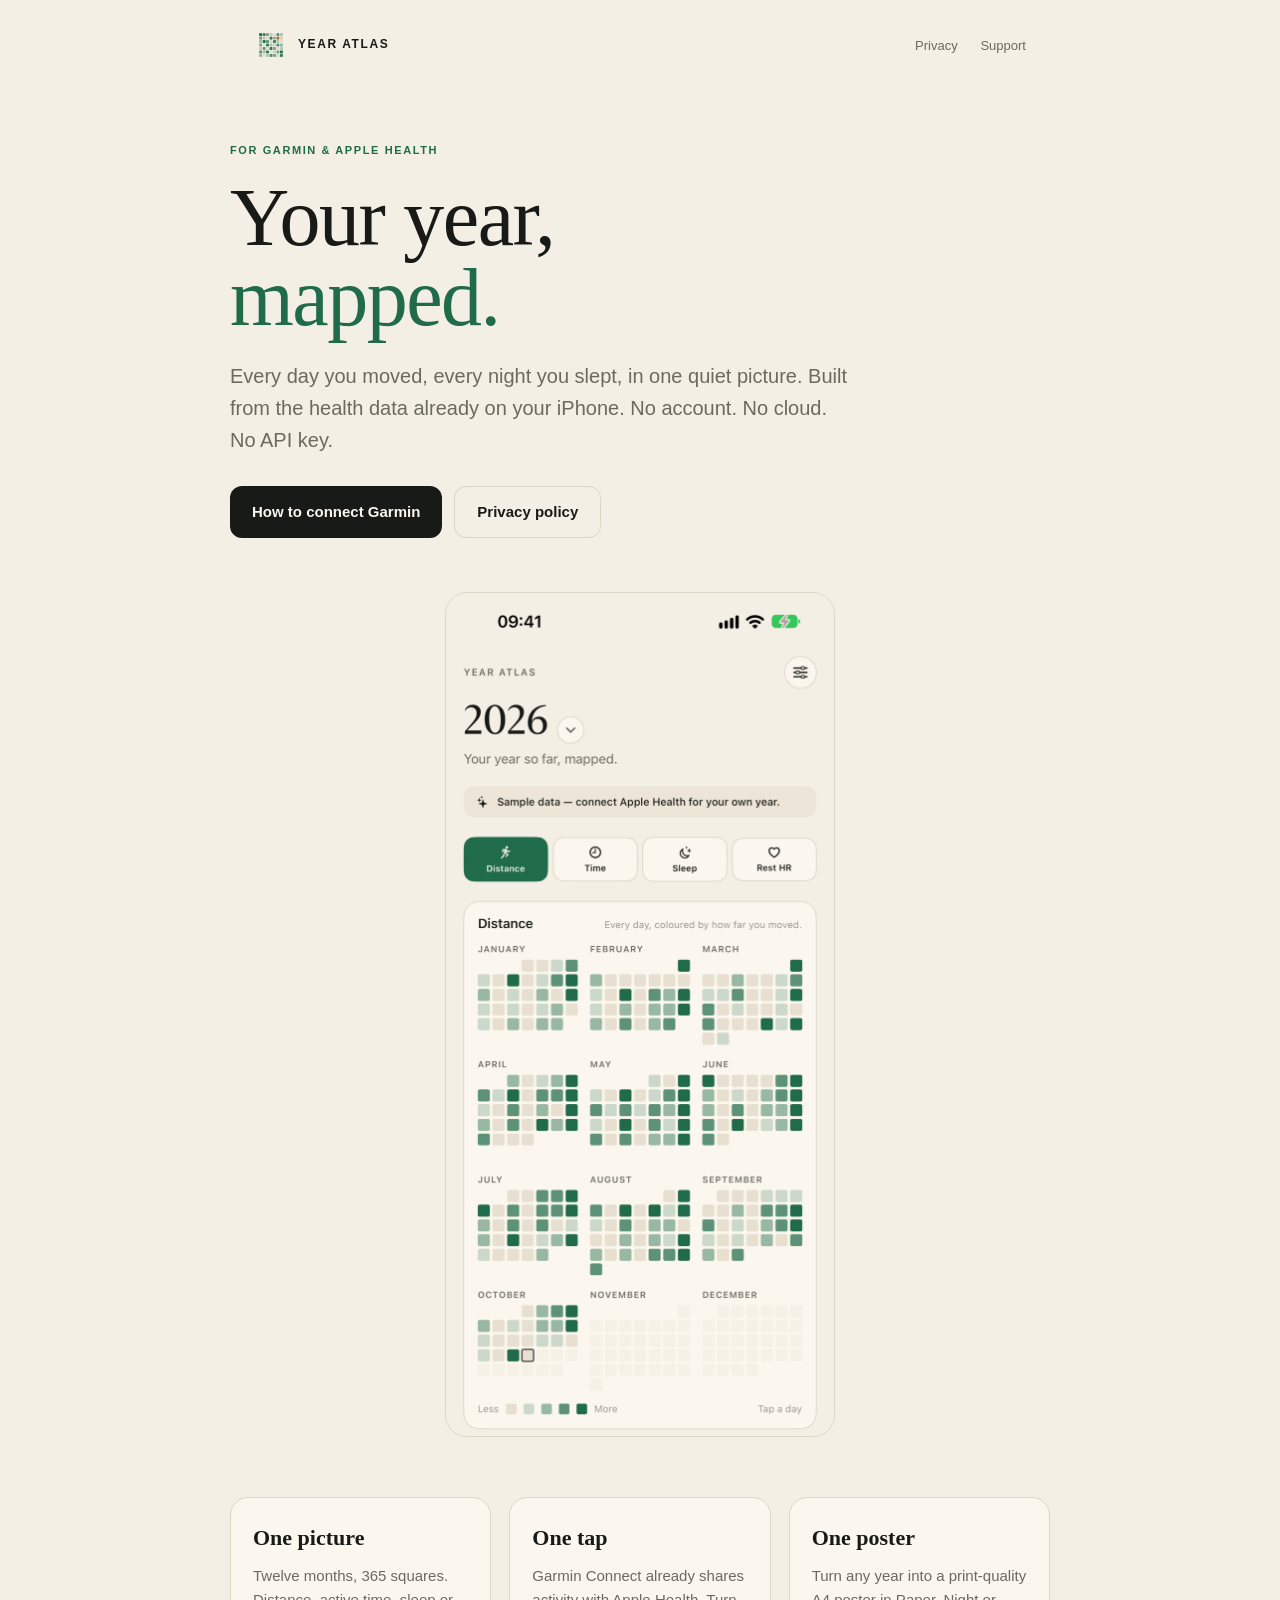
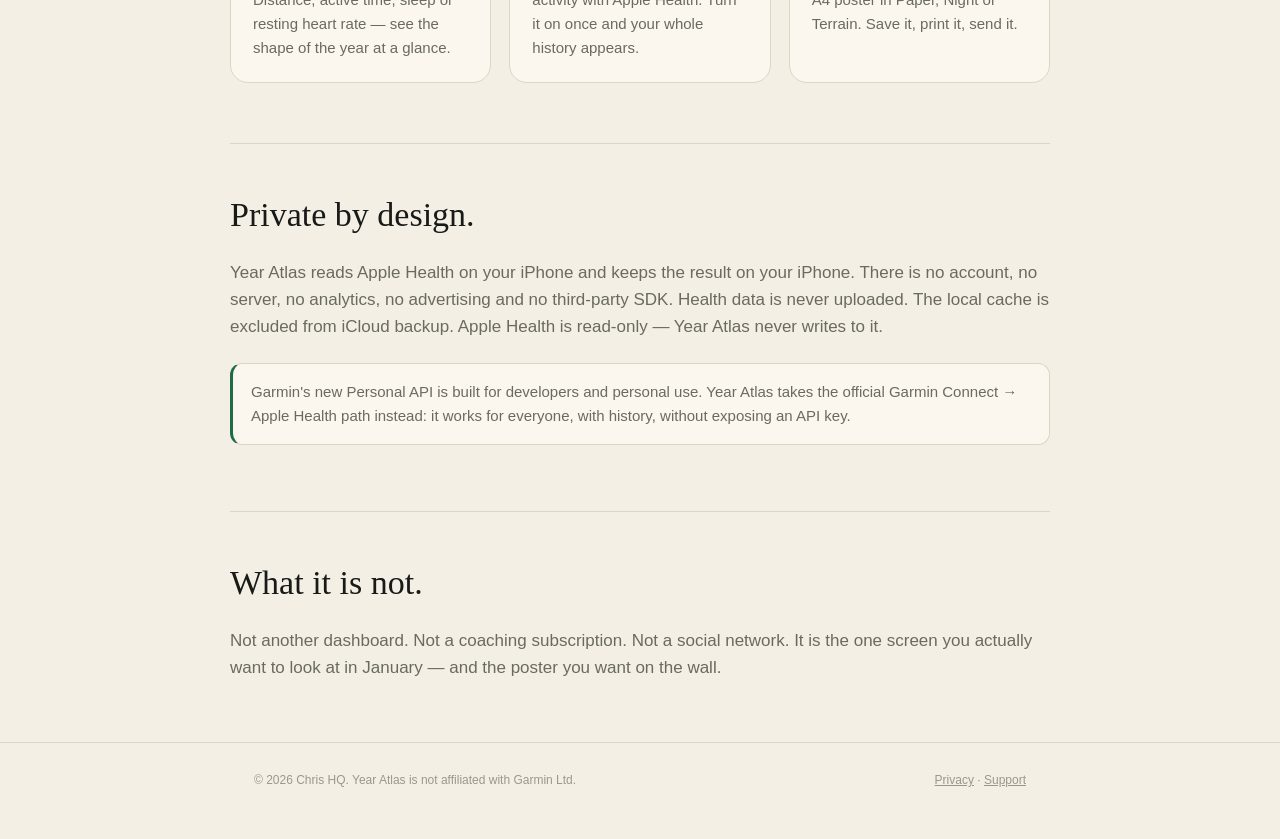
<file: index.html>
<!doctype html>
<html lang="en">
<head>
<meta charset="utf-8">
<meta name="viewport" content="width=device-width, initial-scale=1">
<title>Year Atlas — your year of movement, mapped</title>
<meta name="description" content="Year Atlas turns a year of Garmin or Apple Health activity into one quiet, beautiful picture. Private by design. No account, no cloud.">
<link rel="icon" href="icon.png">
<link rel="stylesheet" href="styles.css">
</head>
<body>
<header class="site">
  <div class="wrap">
    <a class="brand" href="./"><img src="icon.png" alt=""><span>Year Atlas</span></a>
    <nav>
      <a href="privacy/">Privacy</a>
      <a href="support/">Support</a>
    </nav>
  </div>
</header>

<main>
  <section class="hero wrap">
    <p class="kicker">For Garmin &amp; Apple Health</p>
    <h1>Your year,<br><em>mapped.</em></h1>
    <p class="lede">Every day you moved, every night you slept, in one quiet picture. Built from the health data already on your iPhone. No account. No cloud. No API key.</p>
    <div class="actions">
      <a class="button" href="support/#garmin">How to connect Garmin</a>
      <a class="button secondary" href="privacy/">Privacy policy</a>
    </div>
    <div class="shot-wrap">
      <img class="shot" src="screenshot-home.png" alt="Year Atlas home screen showing a year of activity as a green heatmap.">
    </div>
  </section>

  <section class="wrap grid">
    <div class="card">
      <h3>One picture</h3>
      <p>Twelve months, 365 squares. Distance, active time, sleep or resting heart rate — see the shape of the year at a glance.</p>
    </div>
    <div class="card">
      <h3>One tap</h3>
      <p>Garmin Connect already shares activity with Apple Health. Turn it on once and your whole history appears.</p>
    </div>
    <div class="card">
      <h3>One poster</h3>
      <p>Turn any year into a print-quality A4 poster in Paper, Night or Terrain. Save it, print it, send it.</p>
    </div>
  </section>

  <section class="section wrap">
    <h2>Private by design.</h2>
    <p>Year Atlas reads Apple Health on your iPhone and keeps the result on your iPhone. There is no account, no server, no analytics, no advertising and no third-party SDK. Health data is never uploaded. The local cache is excluded from iCloud backup. Apple Health is read-only — Year Atlas never writes to it.</p>
    <div class="callout">Garmin's new Personal API is built for developers and personal use. Year Atlas takes the official Garmin Connect → Apple Health path instead: it works for everyone, with history, without exposing an API key.</div>
  </section>

  <section class="section wrap">
    <h2>What it is not.</h2>
    <p>Not another dashboard. Not a coaching subscription. Not a social network. It is the one screen you actually want to look at in January — and the poster you want on the wall.</p>
  </section>
</main>

<footer class="site">
  <div class="wrap">
    <span>© 2026 Chris HQ. Year Atlas is not affiliated with Garmin Ltd.</span>
    <span><a href="privacy/">Privacy</a> · <a href="support/">Support</a></span>
  </div>
</footer>
</body>
</html>
</file>
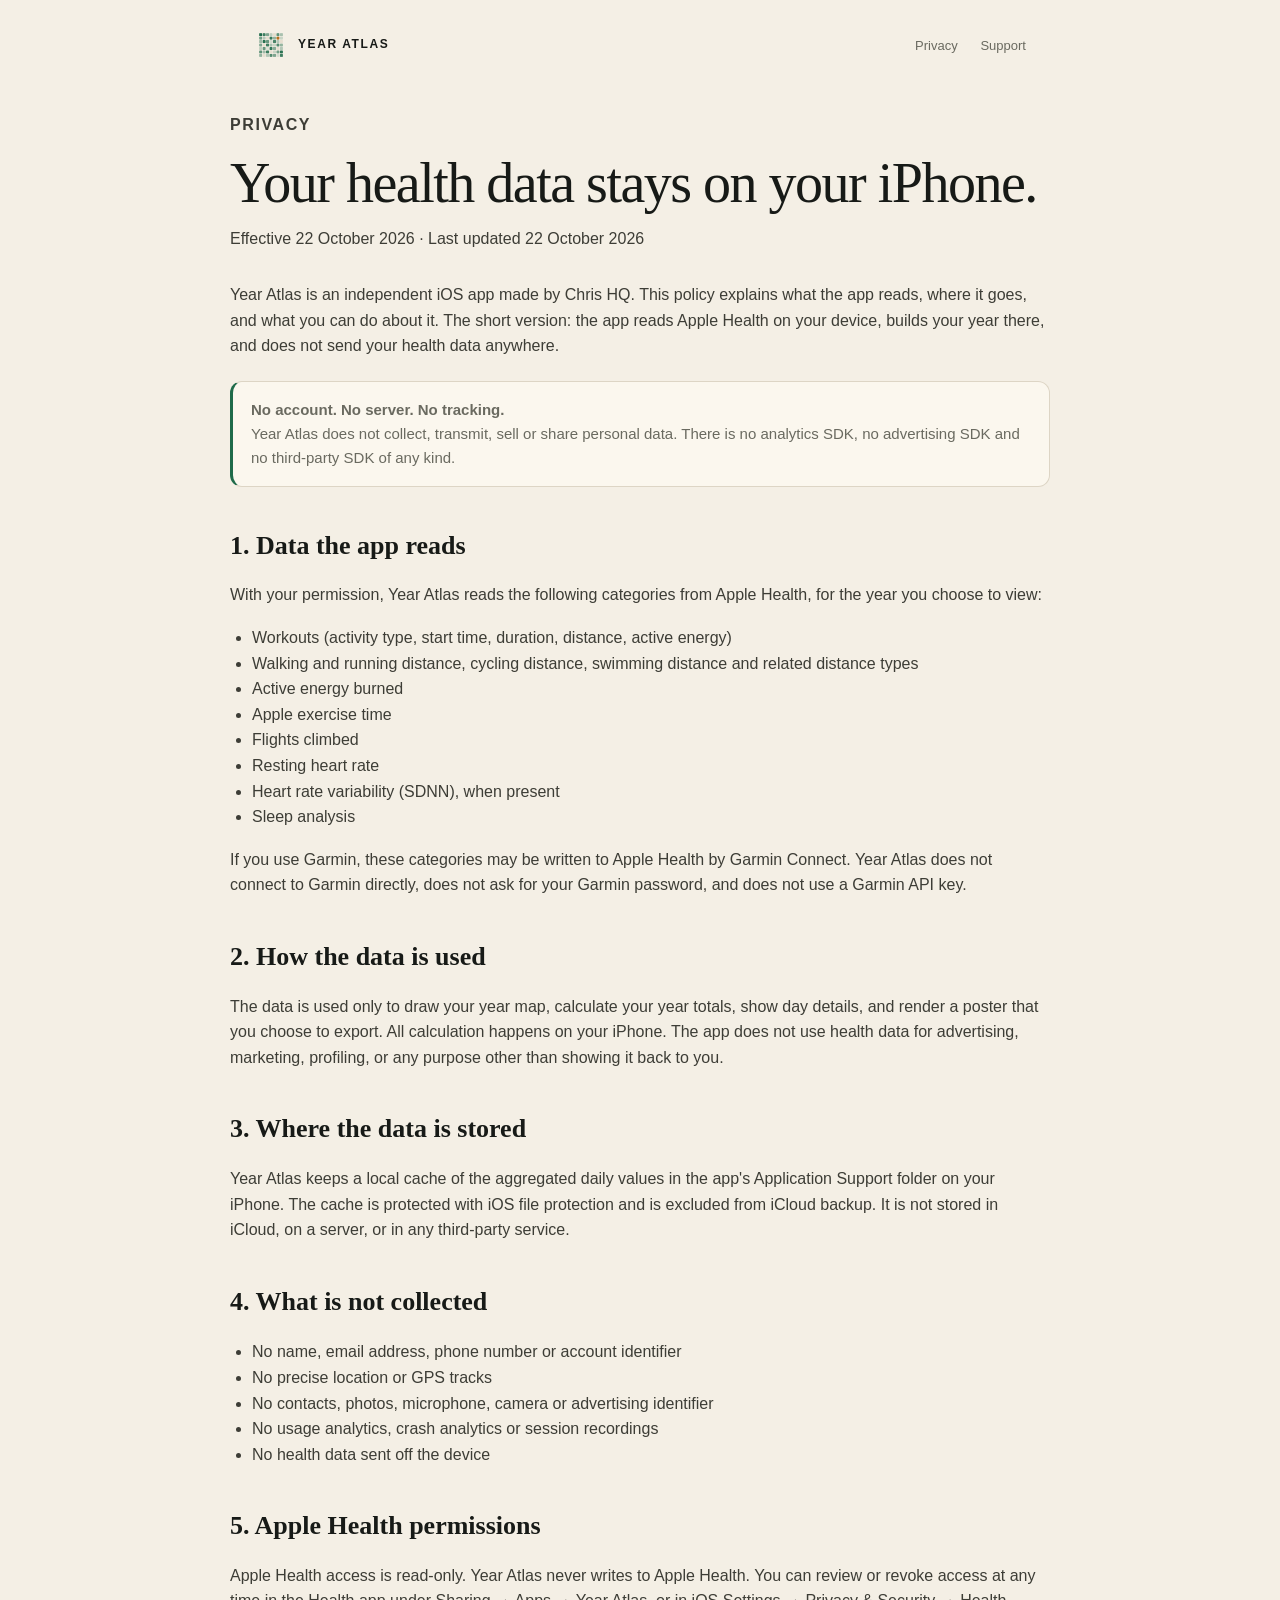
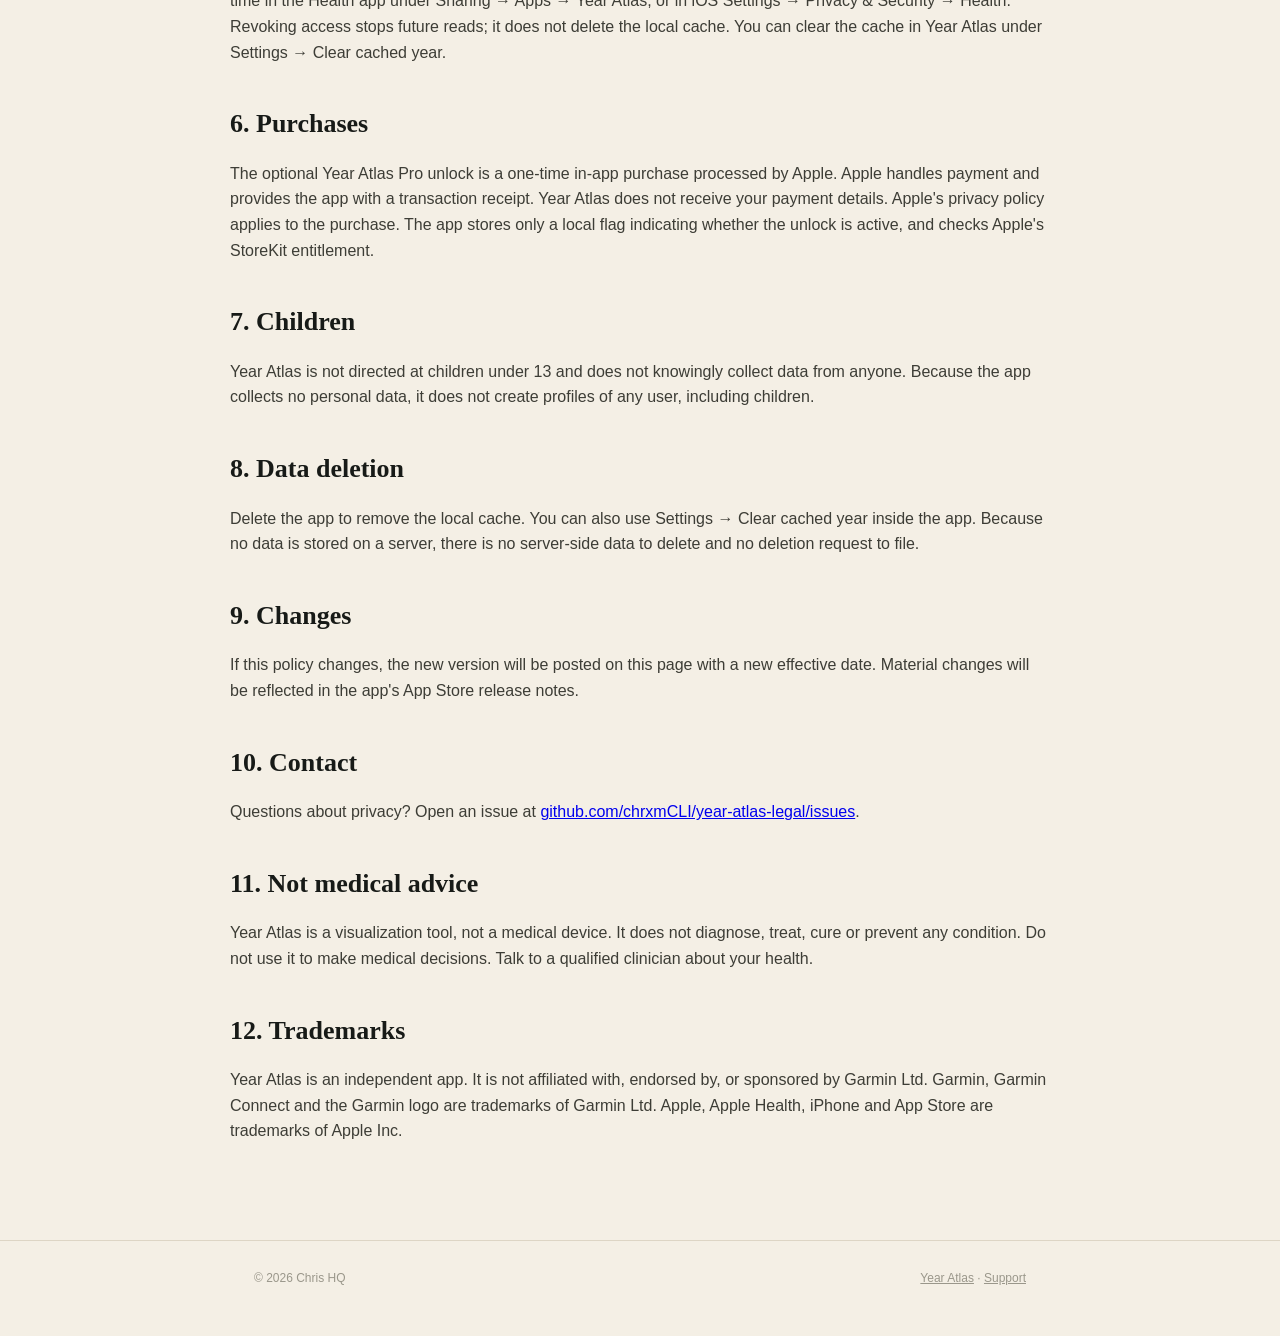
<file: privacy/index.html>
<!doctype html>
<html lang="en">
<head>
<meta charset="utf-8">
<meta name="viewport" content="width=device-width, initial-scale=1">
<title>Privacy Policy — Year Atlas</title>
<meta name="description" content="Year Atlas privacy policy: health data stays on your iPhone. No account, no server, no tracking.">
<link rel="icon" href="../icon.png">
<link rel="stylesheet" href="../styles.css">
</head>
<body>
<header class="site">
  <div class="wrap">
    <a class="brand" href="../"><img src="../icon.png" alt=""><span>Year Atlas</span></a>
    <nav>
      <a href="../privacy/">Privacy</a>
      <a href="../support/">Support</a>
    </nav>
  </div>
</header>

<main class="legal wrap">
  <p class="kicker">Privacy</p>
  <h1>Your health data stays on your iPhone.</h1>
  <p class="meta">Effective 22 October 2026 · Last updated 22 October 2026</p>

  <p>Year Atlas is an independent iOS app made by Chris HQ. This policy explains what the app reads, where it goes, and what you can do about it. The short version: the app reads Apple Health on your device, builds your year there, and does not send your health data anywhere.</p>

  <div class="callout">
    <strong>No account. No server. No tracking.</strong><br>
    Year Atlas does not collect, transmit, sell or share personal data. There is no analytics SDK, no advertising SDK and no third-party SDK of any kind.
  </div>

  <h2>1. Data the app reads</h2>
  <p>With your permission, Year Atlas reads the following categories from Apple Health, for the year you choose to view:</p>
  <ul>
    <li>Workouts (activity type, start time, duration, distance, active energy)</li>
    <li>Walking and running distance, cycling distance, swimming distance and related distance types</li>
    <li>Active energy burned</li>
    <li>Apple exercise time</li>
    <li>Flights climbed</li>
    <li>Resting heart rate</li>
    <li>Heart rate variability (SDNN), when present</li>
    <li>Sleep analysis</li>
  </ul>
  <p>If you use Garmin, these categories may be written to Apple Health by Garmin Connect. Year Atlas does not connect to Garmin directly, does not ask for your Garmin password, and does not use a Garmin API key.</p>

  <h2>2. How the data is used</h2>
  <p>The data is used only to draw your year map, calculate your year totals, show day details, and render a poster that you choose to export. All calculation happens on your iPhone. The app does not use health data for advertising, marketing, profiling, or any purpose other than showing it back to you.</p>

  <h2>3. Where the data is stored</h2>
  <p>Year Atlas keeps a local cache of the aggregated daily values in the app's Application Support folder on your iPhone. The cache is protected with iOS file protection and is excluded from iCloud backup. It is not stored in iCloud, on a server, or in any third-party service.</p>

  <h2>4. What is not collected</h2>
  <ul>
    <li>No name, email address, phone number or account identifier</li>
    <li>No precise location or GPS tracks</li>
    <li>No contacts, photos, microphone, camera or advertising identifier</li>
    <li>No usage analytics, crash analytics or session recordings</li>
    <li>No health data sent off the device</li>
  </ul>

  <h2>5. Apple Health permissions</h2>
  <p>Apple Health access is read-only. Year Atlas never writes to Apple Health. You can review or revoke access at any time in the Health app under Sharing → Apps → Year Atlas, or in iOS Settings → Privacy &amp; Security → Health. Revoking access stops future reads; it does not delete the local cache. You can clear the cache in Year Atlas under Settings → Clear cached year.</p>

  <h2>6. Purchases</h2>
  <p>The optional Year Atlas Pro unlock is a one-time in-app purchase processed by Apple. Apple handles payment and provides the app with a transaction receipt. Year Atlas does not receive your payment details. Apple's privacy policy applies to the purchase. The app stores only a local flag indicating whether the unlock is active, and checks Apple's StoreKit entitlement.</p>

  <h2>7. Children</h2>
  <p>Year Atlas is not directed at children under 13 and does not knowingly collect data from anyone. Because the app collects no personal data, it does not create profiles of any user, including children.</p>

  <h2>8. Data deletion</h2>
  <p>Delete the app to remove the local cache. You can also use Settings → Clear cached year inside the app. Because no data is stored on a server, there is no server-side data to delete and no deletion request to file.</p>

  <h2>9. Changes</h2>
  <p>If this policy changes, the new version will be posted on this page with a new effective date. Material changes will be reflected in the app's App Store release notes.</p>

  <h2>10. Contact</h2>
  <p>Questions about privacy? Open an issue at <a href="https://github.com/chrxmCLI/year-atlas-legal/issues">github.com/chrxmCLI/year-atlas-legal/issues</a>.</p>

  <h2>11. Not medical advice</h2>
  <p>Year Atlas is a visualization tool, not a medical device. It does not diagnose, treat, cure or prevent any condition. Do not use it to make medical decisions. Talk to a qualified clinician about your health.</p>

  <h2>12. Trademarks</h2>
  <p>Year Atlas is an independent app. It is not affiliated with, endorsed by, or sponsored by Garmin Ltd. Garmin, Garmin Connect and the Garmin logo are trademarks of Garmin Ltd. Apple, Apple Health, iPhone and App Store are trademarks of Apple Inc.</p>
</main>

<footer class="site">
  <div class="wrap">
    <span>© 2026 Chris HQ</span>
    <span><a href="../">Year Atlas</a> · <a href="../support/">Support</a></span>
  </div>
</footer>
</body>
</html>
</file>
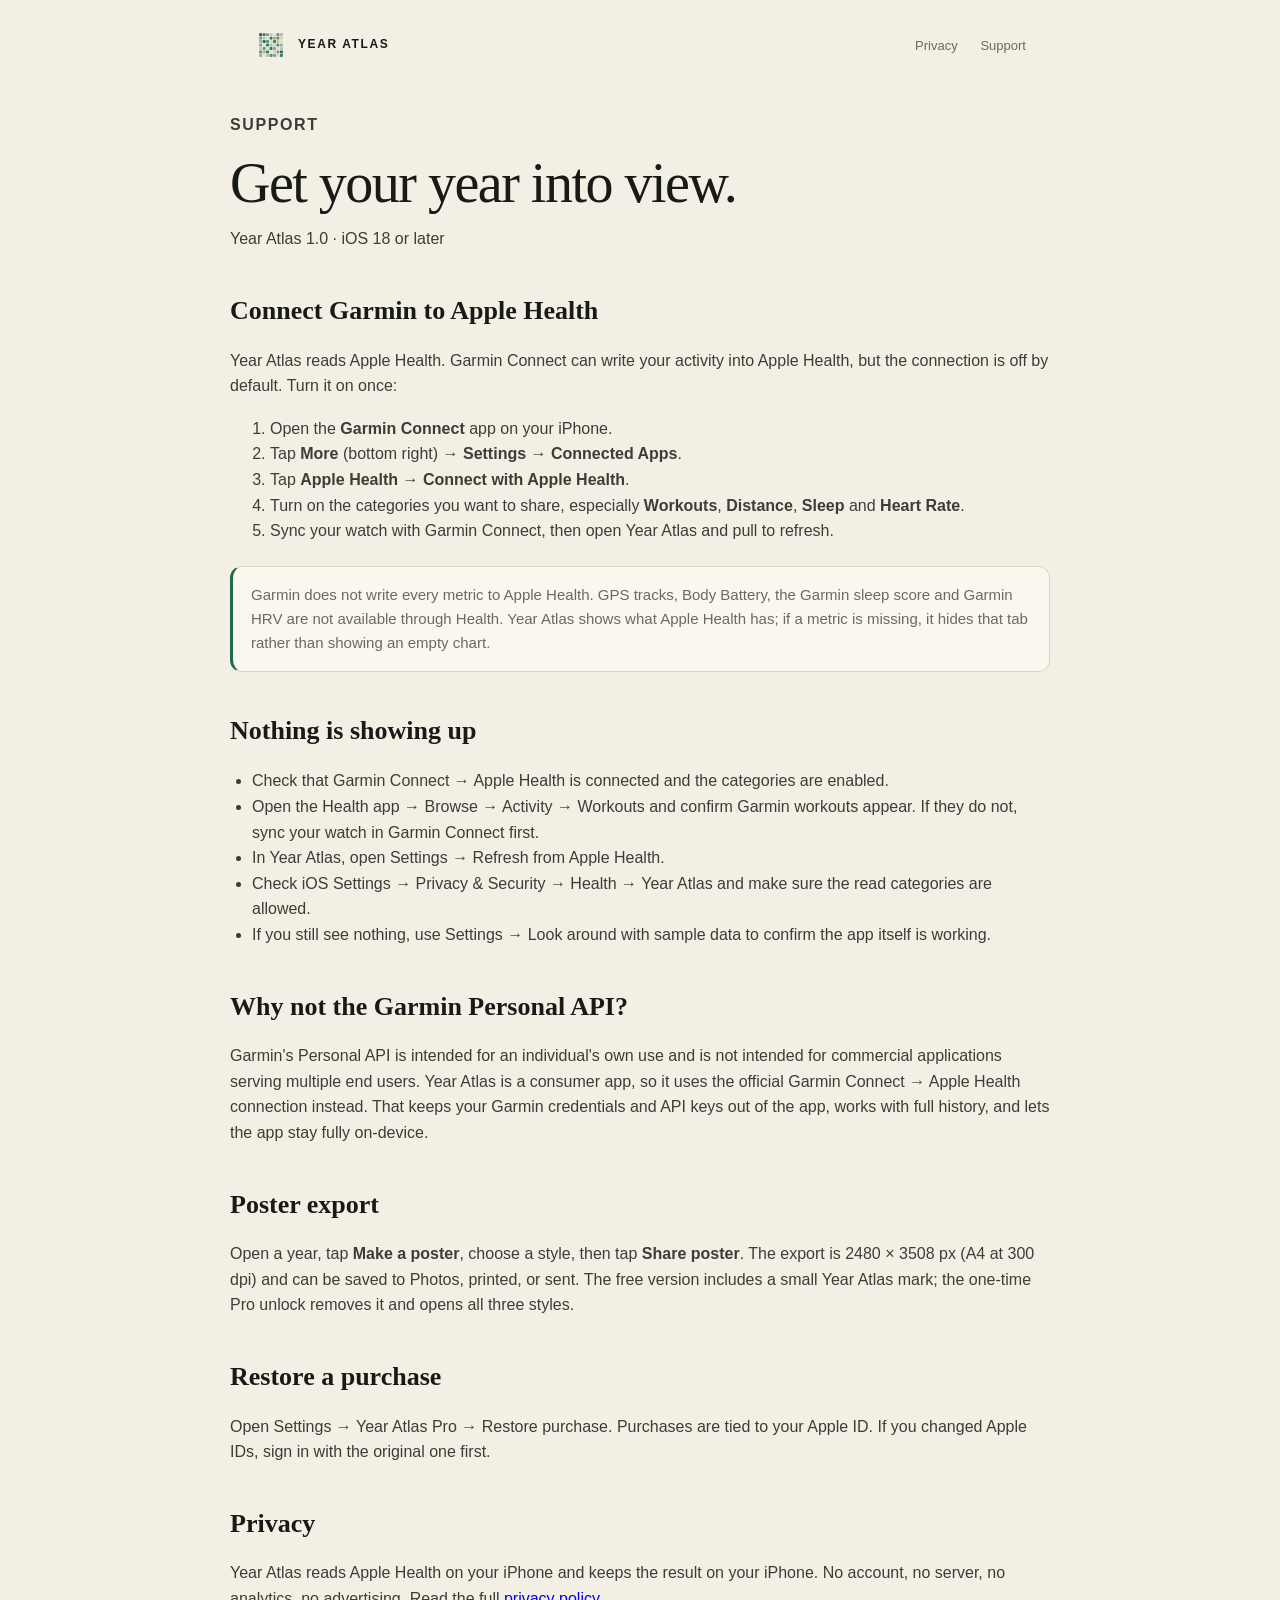
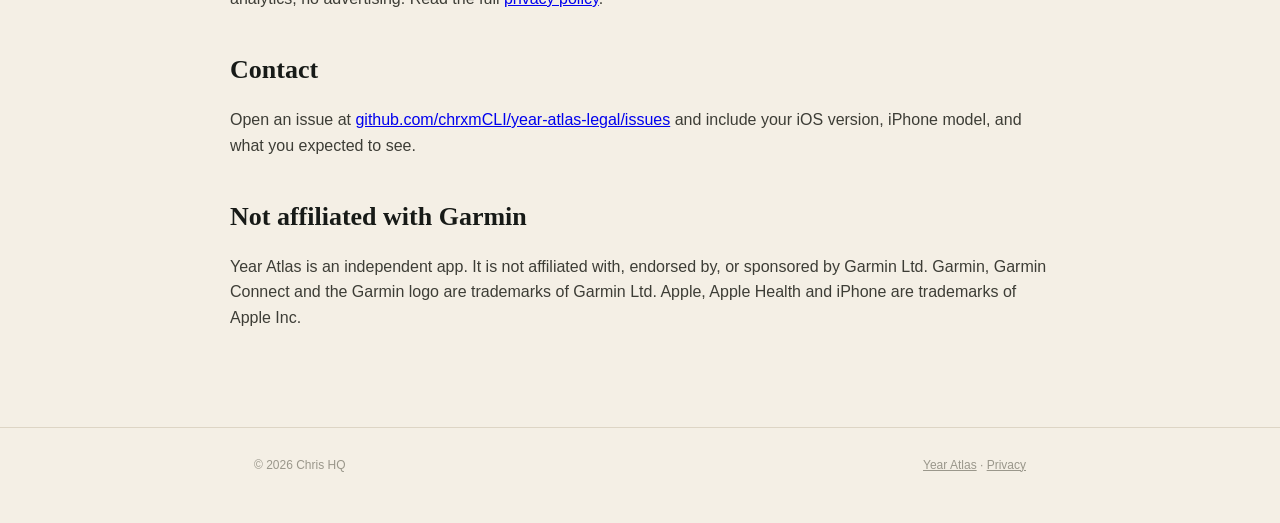
<file: support/index.html>
<!doctype html>
<html lang="en">
<head>
<meta charset="utf-8">
<meta name="viewport" content="width=device-width, initial-scale=1">
<title>Support — Year Atlas</title>
<meta name="description" content="How to connect Garmin to Apple Health, import your year, and get help with Year Atlas.">
<link rel="icon" href="../icon.png">
<link rel="stylesheet" href="../styles.css">
</head>
<body>
<header class="site">
  <div class="wrap">
    <a class="brand" href="../"><img src="../icon.png" alt=""><span>Year Atlas</span></a>
    <nav>
      <a href="../privacy/">Privacy</a>
      <a href="../support/">Support</a>
    </nav>
  </div>
</header>

<main class="legal wrap">
  <p class="kicker">Support</p>
  <h1>Get your year into view.</h1>
  <p class="meta">Year Atlas 1.0 · iOS 18 or later</p>

  <h2 id="garmin">Connect Garmin to Apple Health</h2>
  <p>Year Atlas reads Apple Health. Garmin Connect can write your activity into Apple Health, but the connection is off by default. Turn it on once:</p>
  <ol>
    <li>Open the <strong>Garmin Connect</strong> app on your iPhone.</li>
    <li>Tap <strong>More</strong> (bottom right) → <strong>Settings</strong> → <strong>Connected Apps</strong>.</li>
    <li>Tap <strong>Apple Health</strong> → <strong>Connect with Apple Health</strong>.</li>
    <li>Turn on the categories you want to share, especially <strong>Workouts</strong>, <strong>Distance</strong>, <strong>Sleep</strong> and <strong>Heart Rate</strong>.</li>
    <li>Sync your watch with Garmin Connect, then open Year Atlas and pull to refresh.</li>
  </ol>
  <div class="callout">Garmin does not write every metric to Apple Health. GPS tracks, Body Battery, the Garmin sleep score and Garmin HRV are not available through Health. Year Atlas shows what Apple Health has; if a metric is missing, it hides that tab rather than showing an empty chart.</div>

  <h2>Nothing is showing up</h2>
  <ul>
    <li>Check that Garmin Connect → Apple Health is connected and the categories are enabled.</li>
    <li>Open the Health app → Browse → Activity → Workouts and confirm Garmin workouts appear. If they do not, sync your watch in Garmin Connect first.</li>
    <li>In Year Atlas, open Settings → Refresh from Apple Health.</li>
    <li>Check iOS Settings → Privacy &amp; Security → Health → Year Atlas and make sure the read categories are allowed.</li>
    <li>If you still see nothing, use Settings → Look around with sample data to confirm the app itself is working.</li>
  </ul>

  <h2>Why not the Garmin Personal API?</h2>
  <p>Garmin's Personal API is intended for an individual's own use and is not intended for commercial applications serving multiple end users. Year Atlas is a consumer app, so it uses the official Garmin Connect → Apple Health connection instead. That keeps your Garmin credentials and API keys out of the app, works with full history, and lets the app stay fully on-device.</p>

  <h2>Poster export</h2>
  <p>Open a year, tap <strong>Make a poster</strong>, choose a style, then tap <strong>Share poster</strong>. The export is 2480 × 3508 px (A4 at 300 dpi) and can be saved to Photos, printed, or sent. The free version includes a small Year Atlas mark; the one-time Pro unlock removes it and opens all three styles.</p>

  <h2>Restore a purchase</h2>
  <p>Open Settings → Year Atlas Pro → Restore purchase. Purchases are tied to your Apple ID. If you changed Apple IDs, sign in with the original one first.</p>

  <h2>Privacy</h2>
  <p>Year Atlas reads Apple Health on your iPhone and keeps the result on your iPhone. No account, no server, no analytics, no advertising. Read the full <a href="../privacy/">privacy policy</a>.</p>

  <h2>Contact</h2>
  <p>Open an issue at <a href="https://github.com/chrxmCLI/year-atlas-legal/issues">github.com/chrxmCLI/year-atlas-legal/issues</a> and include your iOS version, iPhone model, and what you expected to see.</p>

  <h2>Not affiliated with Garmin</h2>
  <p>Year Atlas is an independent app. It is not affiliated with, endorsed by, or sponsored by Garmin Ltd. Garmin, Garmin Connect and the Garmin logo are trademarks of Garmin Ltd. Apple, Apple Health and iPhone are trademarks of Apple Inc.</p>
</main>

<footer class="site">
  <div class="wrap">
    <span>© 2026 Chris HQ</span>
    <span><a href="../">Year Atlas</a> · <a href="../privacy/">Privacy</a></span>
  </div>
</footer>
</body>
</html>
</file>
<file: styles.css>
:root {
  --paper: #f4efe5;
  --surface: #fbf7ee;
  --ink: #171a17;
  --muted: #6a6a60;
  --tertiary: #9a978b;
  --rule: #ddd5c5;
  --green: #1f6b4a;
  --rust: #a8462e;
  --serif: "New York", "Iowan Old Style", "Palatino Linotype", Palatino, Georgia, serif;
  --sans: -apple-system, BlinkMacSystemFont, "SF Pro Text", "Helvetica Neue", Arial, sans-serif;
  --mono: "SF Mono", ui-monospace, Menlo, monospace;
}

* { box-sizing: border-box; }

html { scroll-behavior: smooth; }

body {
  margin: 0;
  background: var(--paper);
  color: var(--ink);
  font-family: var(--sans);
  font-size: 17px;
  line-height: 1.6;
  -webkit-font-smoothing: antialiased;
}

.wrap {
  max-width: 820px;
  margin: 0 auto;
  padding: 0 24px;
}

header.site {
  padding: 28px 0 10px;
}

header.site .wrap {
  display: flex;
  align-items: center;
  justify-content: space-between;
  gap: 16px;
}

.brand {
  display: flex;
  align-items: center;
  gap: 10px;
  text-decoration: none;
  color: var(--ink);
}

.brand img {
  width: 34px;
  height: 34px;
  border-radius: 8px;
}

.brand span {
  font-size: 12px;
  font-weight: 600;
  letter-spacing: 1.6px;
  text-transform: uppercase;
}

nav a {
  color: var(--muted);
  text-decoration: none;
  font-size: 13px;
  margin-left: 18px;
}

nav a:hover { color: var(--ink); }

.hero {
  padding: 70px 0 40px;
}

.kicker {
  font-size: 11px;
  font-weight: 600;
  letter-spacing: 1.6px;
  text-transform: uppercase;
  color: var(--green);
  margin: 0 0 18px;
}

h1 {
  font-family: var(--serif);
  font-weight: 400;
  font-size: clamp(48px, 9vw, 82px);
  line-height: 0.98;
  letter-spacing: -1.5px;
  margin: 0 0 22px;
}

h1 em {
  font-style: normal;
  color: var(--green);
}

.lede {
  font-size: 20px;
  color: var(--muted);
  max-width: 620px;
  margin: 0 0 30px;
}

.actions {
  display: flex;
  flex-wrap: wrap;
  gap: 12px;
  margin-bottom: 54px;
}

.button {
  display: inline-flex;
  align-items: center;
  gap: 8px;
  background: var(--ink);
  color: var(--surface);
  text-decoration: none;
  padding: 13px 22px;
  border-radius: 12px;
  font-size: 15px;
  font-weight: 600;
}

.button.secondary {
  background: transparent;
  color: var(--ink);
  border: 1px solid var(--rule);
}

.shot {
  width: 100%;
  border-radius: 22px;
  border: 1px solid var(--rule);
  display: block;
  background: var(--surface);
}

.shot-wrap {
  max-width: 390px;
  margin: 0 auto;
}

.grid {
  display: grid;
  grid-template-columns: repeat(3, 1fr);
  gap: 18px;
  padding: 20px 0 60px;
}

.card {
  background: var(--surface);
  border: 1px solid var(--rule);
  border-radius: 18px;
  padding: 22px;
}

.card h3 {
  font-family: var(--serif);
  font-size: 22px;
  font-weight: 600;
  margin: 0 0 8px;
}

.card p {
  margin: 0;
  color: var(--muted);
  font-size: 15px;
}

.section {
  padding: 44px 0;
  border-top: 1px solid var(--rule);
}

.section h2 {
  font-family: var(--serif);
  font-weight: 400;
  font-size: 34px;
  margin: 0 0 14px;
}

.section p { color: var(--muted); }

.legal {
  padding: 40px 0 80px;
}

.legal h1 {
  font-size: clamp(38px, 7vw, 56px);
  margin-bottom: 10px;
}

.legal h2 {
  font-family: var(--serif);
  font-size: 26px;
  font-weight: 600;
  margin: 38px 0 10px;
}

.legal h3 {
  font-size: 16px;
  margin: 24px 0 6px;
}

.legal p, .legal li {
  color: #3d3d36;
  font-size: 16px;
}

.legal ul { padding-left: 22px; }

.meta {
  color: var(--tertiary);
  font-size: 13px;
  margin-bottom: 30px;
}

.callout {
  background: var(--surface);
  border: 1px solid var(--rule);
  border-left: 3px solid var(--green);
  border-radius: 12px;
  padding: 16px 18px;
  margin: 22px 0;
  color: var(--muted);
  font-size: 15px;
}

footer.site {
  border-top: 1px solid var(--rule);
  padding: 28px 0 48px;
  color: var(--tertiary);
  font-size: 12px;
}

footer.site .wrap {
  display: flex;
  flex-wrap: wrap;
  gap: 14px;
  justify-content: space-between;
}

footer.site a { color: var(--tertiary); }

@media (max-width: 700px) {
  .grid { grid-template-columns: 1fr; }
  .hero { padding-top: 40px; }
  nav a { margin-left: 12px; }
}
</file>
